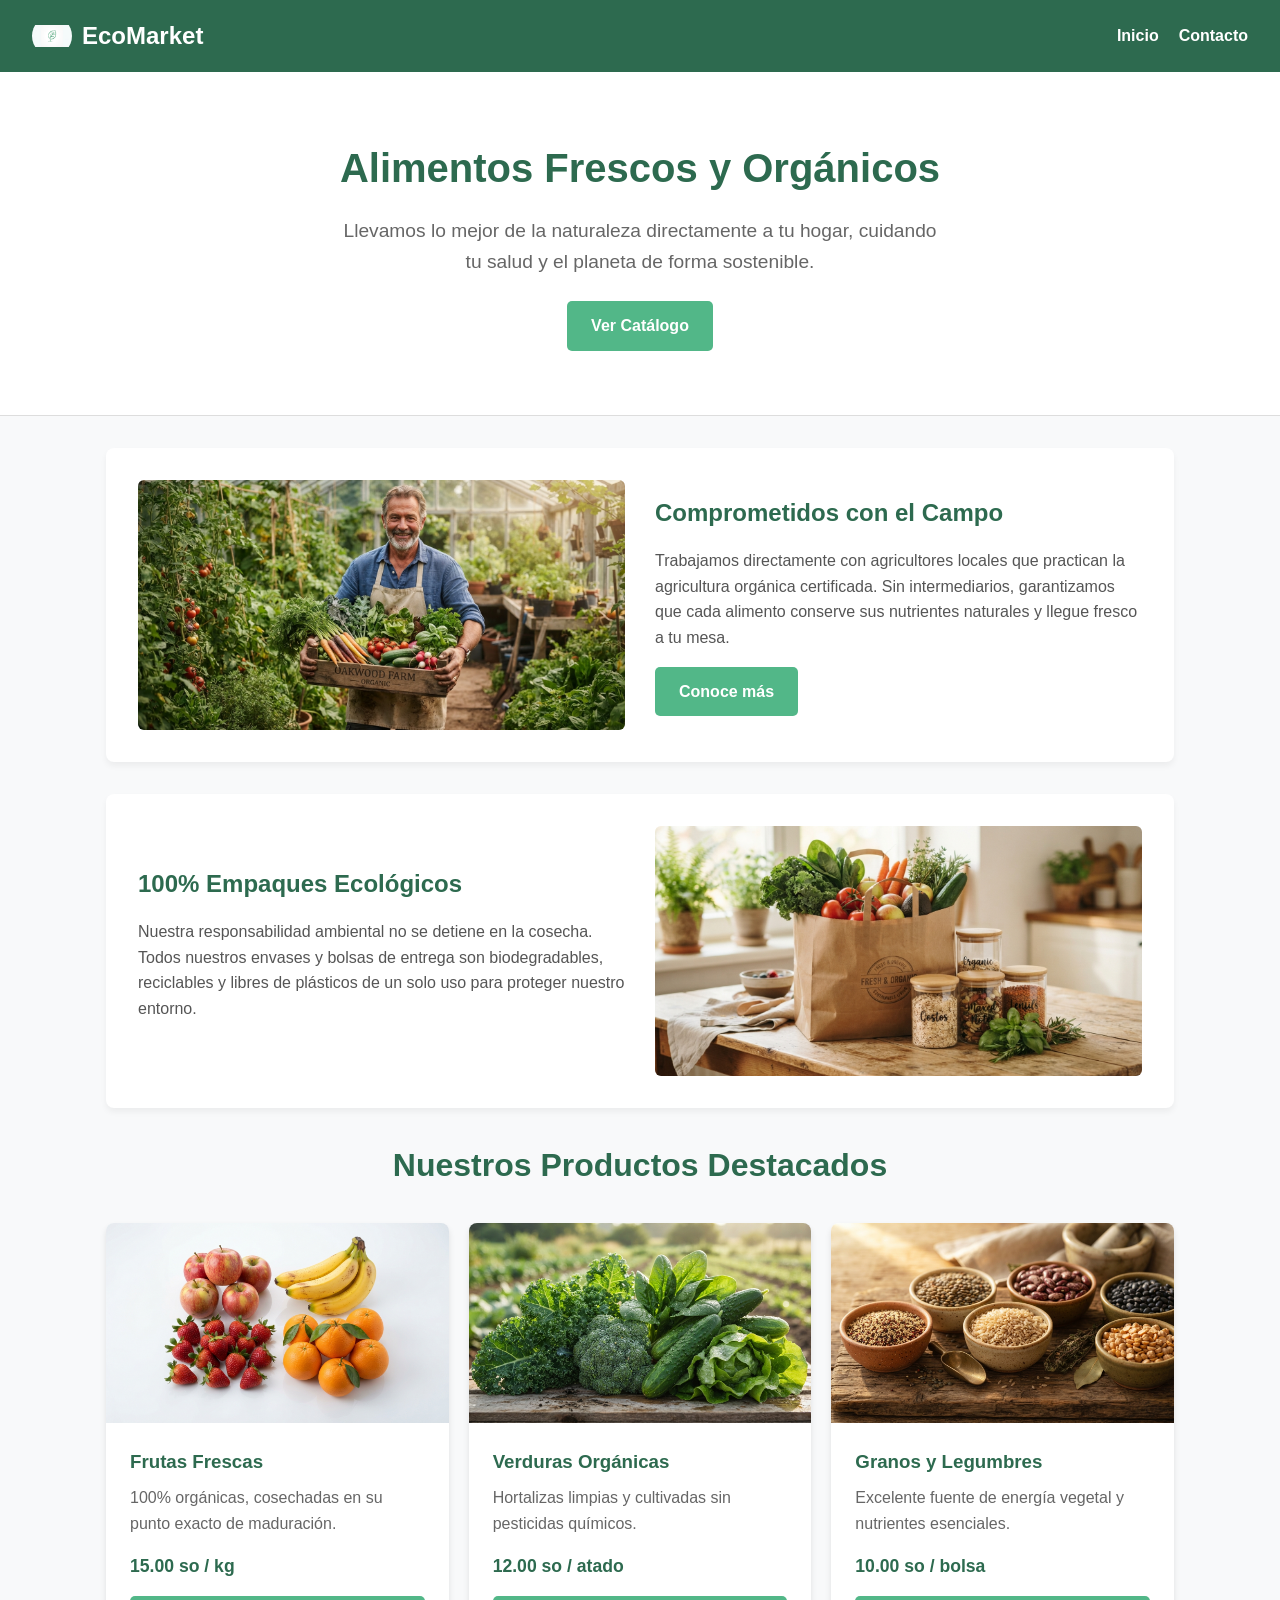
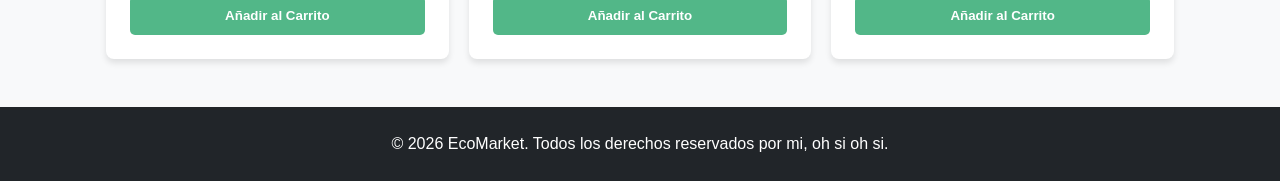
<file: index.html>
<!DOCTYPE html>
<html lang="es">
<head>
    <meta charset="UTF-8">
    <meta name="viewport" content="width=device-width, initial-scale=1.0">
    <title>EcoMarket</title>
    <link rel="stylesheet" href="estilos.css">
</head>
<body>

    <!-- Barra de navegación -->
    <nav>
        <a href="index.html" class="logo">
            <img src="img/logo.jpg" alt="Logo EcoMarket"> EcoMarket
        </a>
        <button class="menu-toggle" id="menuToggle">☰</button>
        <ul id="menuList">
            <li><a href="index.html">Inicio</a></li>
            <li><a href="contacto.html">Contacto</a></li>
        </ul>
    </nav>

    <!-- Banner -->
    <header>
        <h1>Alimentos Frescos y Orgánicos</h1>
        <p>Llevamos lo mejor de la naturaleza directamente a tu hogar, cuidando tu salud y el planeta de forma sostenible.</p>
        <a href="#catalogo" class="btn">Ver Catálogo</a>
    </header>

    <!-- Secciones -->
    <main class="container">
        
        <section class="content-section">
            <img src="img/agricultura.jpg" alt="Agricultura Sostenible">
            <div class="content-text">
                <h3>Comprometidos con el Campo</h3>
                <p>Trabajamos directamente con agricultores locales que practican la agricultura orgánica certificada. Sin intermediarios, garantizamos que cada alimento conserve sus nutrientes naturales y llegue fresco a tu mesa.</p>
                <a href="contacto.html" class="btn">Conoce más</a>
            </div>
        </section>

        <section class="content-section reverse">
            <img src="img/sostenible.jpg" alt="Empaque Ecológico">
            <div class="content-text">
                <h3>100% Empaques Ecológicos</h3>
                <p>Nuestra responsabilidad ambiental no se detiene en la cosecha. Todos nuestros envases y bolsas de entrega son biodegradables, reciclables y libres de plásticos de un solo uso para proteger nuestro entorno.</p>
            </div>
        </section>

        <!-- Catálogo -->
        <h2 class="section-title" id="catalogo">Nuestros Productos Destacados</h2>
        <div class="grid">
            <div class="card">
                <img src="img/frutas.jpg" alt="Frutas Frescas">
                <div class="card-body">
                    <h3>Frutas Frescas</h3>
                    <p>100% orgánicas, cosechadas en su punto exacto de maduración.</p>
                    <div class="price">15.00 so / kg</div>
                    <button class="btn" onclick="agregarAlCarrito('Frutas Frescas')">Añadir al Carrito</button>
                </div>
            </div>
            <div class="card">
                <img src="img/verduras.jpg" alt="Verduras Orgánicas">
                <div class="card-body">
                    <h3>Verduras Orgánicas</h3>
                    <p>Hortalizas limpias y cultivadas sin pesticidas químicos.</p>
                    <div class="price">12.00 so / atado</div>
                    <button class="btn" onclick="agregarAlCarrito('Verduras Orgánicas')">Añadir al Carrito</button>
                </div>
            </div>
            <div class="card">
                <img src="img/granos.jpg" alt="Granos y Legumbres">
                <div class="card-body">
                    <h3>Granos y Legumbres</h3>
                    <p>Excelente fuente de energía vegetal y nutrientes esenciales.</p>
                    <div class="price">10.00 so / bolsa</div>
                    <button class="btn" onclick="agregarAlCarrito('Granos y Legumbres')">Añadir al Carrito</button>
                </div>
            </div>
        </div>
    </main>

    <!-- Footer -->
    <footer>
        <p>&copy; 2026 EcoMarket. Todos los derechos reservados por mi, oh si oh si.</p>
    </footer>

    <script src="script.js"></script>
</body>
</html>
</file>
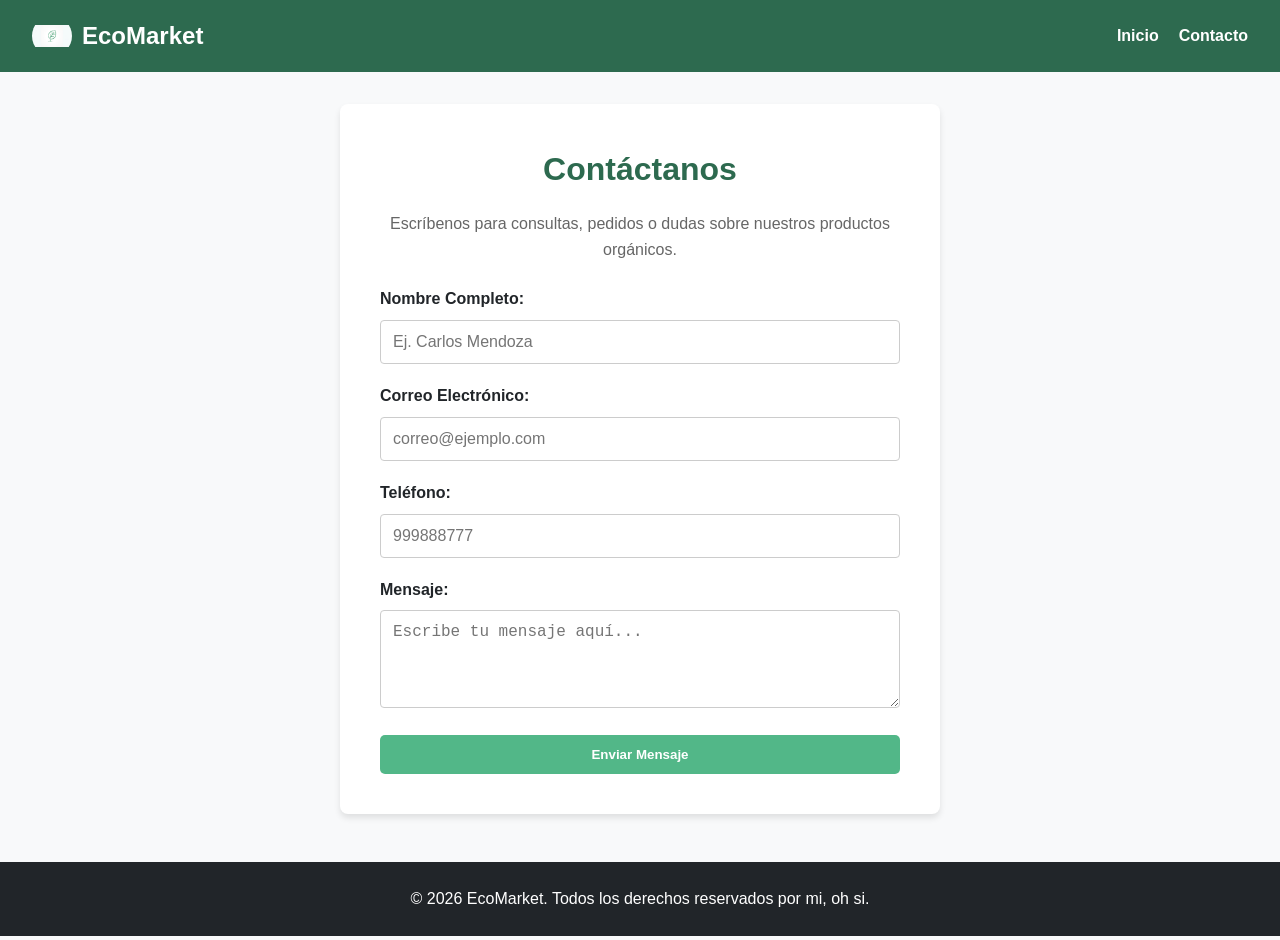
<file: contacto.html>
<!DOCTYPE html>
<html lang="es">
<head>
    <meta charset="UTF-8">
    <meta name="viewport" content="width=device-width, initial-scale=1.0">
    <title>Contacto - EcoMarket</title>
    <link rel="stylesheet" href="estilos.css">
</head>
<body>

    <!-- Barra de navegación -->
    <nav>
        <a href="index.html" class="logo">
            <img src="img/logo.jpg" alt="Logo EcoMarket"> EcoMarket
        </a>
        <button class="menu-toggle" id="menuToggle">☰</button>
        <ul id="menuList">
            <li><a href="index.html">Inicio</a></li>
            <li><a href="contacto.html">Contacto</a></li>
        </ul>
    </nav>

    <!-- Formulario -->
    <main class="container">
        <div class="form-box">
            <h2 class="section-title" style="margin-bottom: 1rem;">Contáctanos</h2>
            <p style="text-align: center; color: #666; margin-bottom: 1.5rem;">Escríbenos para consultas, pedidos o dudas sobre nuestros productos orgánicos.</p>
            
            <form id="formContacto">
                <div class="form-group">
                    <label for="nombre">Nombre Completo:</label>
                    <input type="text" id="nombre" required placeholder="Ej. Carlos Mendoza">
                </div>
                <div class="form-group">
                    <label for="email">Correo Electrónico:</label>
                    <input type="email" id="email" required placeholder="correo@ejemplo.com">
                </div>
                <div class="form-group">
                    <label for="telefono">Teléfono:</label>
                    <input type="tel" id="telefono" placeholder="999888777">
                </div>
                <div class="form-group">
                    <label for="mensaje">Mensaje:</label>
                    <textarea id="mensaje" rows="4" required placeholder="Escribe tu mensaje aquí..."></textarea>
                </div>
                <button type="submit" class="btn" style="width: 100%;">Enviar Mensaje</button>
            </form>
        </div>
    </main>

    <!-- Footer -->
    <footer>
        <p>&copy; 2026 EcoMarket. Todos los derechos reservados por mi, oh si.</p>
    </footer>

    <script src="script.js"></script>
</body>
</html>
</file>
<file: estilos.css>
@charset "UTF-8";

:root {
  --color-primary: #2d6a4f;   
  --color-secondary: #52b788; 
  --color-accent: #d4a373;    
  --color-bg: #f8f9fa;        
  --color-text: #212529;      
  --color-white: #ffffff;
}

* {
  margin: 0;
  padding: 0;
  box-sizing: border-box;
}

body {
  background-color: var(--color-bg);
  color: var(--color-text);
  font-family: Arial, sans-serif;
  line-height: 1.6;
}

nav {
  background-color: var(--color-primary);
  color: var(--color-white);
  display: flex;
  justify-content: space-between;
  align-items: center;
  padding: 1rem 2rem;
}

nav .logo {
  display: flex;
  align-items: center;
  gap: 10px;
  font-size: 1.5rem;
  font-weight: bold;
  color: var(--color-white);
  text-decoration: none;
}

nav .logo img {
  width: 40px;
  height: 40px;
  object-fit: contain;
  border-radius: 50%;
}

nav ul {
  list-style: none;
  display: flex;
  gap: 20px;
}

nav ul li a {
  color: var(--color-white);
  text-decoration: none;
  font-weight: bold;
}

nav ul li a:hover {
  color: var(--color-secondary);
}

.menu-toggle {
  display: none;
  background: none;
  border: none;
  color: var(--color-white);
  font-size: 1.8rem;
  cursor: pointer;
}

header {
  text-align: center;
  padding: 4rem 1rem;
  background-color: var(--color-white);
  border-bottom: 1px solid #ddd;
}

header h1 {
  color: var(--color-primary);
  font-size: 2.5rem;
  margin-bottom: 1rem;
}

header p {
  color: #666;
  font-size: 1.2rem;
  max-width: 600px;
  margin: 0 auto 1.5rem auto;
}

.btn {
  background-color: var(--color-secondary);
  color: var(--color-white);
  padding: 0.75rem 1.5rem;
  border: none;
  border-radius: 5px;
  cursor: pointer;
  text-decoration: none;
  font-weight: bold;
  display: inline-block;
}

.btn:hover {
  background-color: var(--color-primary);
}

.container {
  max-width: 1100px;
  margin: 2rem auto;
  padding: 0 1rem;
}

.section-title {
  text-align: center;
  color: var(--color-primary);
  margin-bottom: 2rem;
  font-size: 2rem;
}

/* Secciones combinadas */
.content-section {
  display: flex;
  align-items: center;
  gap: 30px;
  background: var(--color-white);
  padding: 2rem;
  border-radius: 8px;
  box-shadow: 0 4px 6px rgba(0,0,0,0.05);
  margin-bottom: 2rem;
}

.content-section.reverse {
  flex-direction: row-reverse;
}

.content-section img {
  width: 50%;
  height: 250px;
  object-fit: cover;
  border-radius: 6px;
}

.content-text {
  width: 50%;
}

.content-text h3 {
  color: var(--color-primary);
  margin-bottom: 1rem;
  font-size: 1.5rem;
}

.content-text p {
  color: #555;
  margin-bottom: 1rem;
}

/* Grilla de productos */
.grid {
  display: grid;
  grid-template-columns: repeat(auto-fit, minmax(300px, 1fr));
  gap: 20px;
}

.card {
  background: var(--color-white);
  border-radius: 8px;
  overflow: hidden;
  box-shadow: 0 4px 6px rgba(0,0,0,0.1);
  display: flex;
  flex-direction: column;
}

.card img {
  width: 100%;
  height: 200px;
  object-fit: cover;
}

.card-body {
  padding: 1.5rem;
  display: flex;
  flex-direction: column;
  flex-grow: 1;
}

.card-body h3 {
  margin-bottom: 0.5rem;
  color: var(--color-primary);
}

.card-body p {
  color: #666;
  flex-grow: 1;
  margin-bottom: 1rem;
}

.price {
  font-weight: bold;
  color: var(--color-primary);
  margin-bottom: 1rem;
  font-size: 1.1rem;
}

.form-box {
  background: var(--color-white);
  max-width: 600px;
  margin: 2rem auto;
  padding: 2.5rem;
  border-radius: 8px;
  box-shadow: 0 4px 6px rgba(0,0,0,0.1);
}

.form-group {
  margin-bottom: 1.2rem;
}

.form-group label {
  display: block;
  margin-bottom: 0.5rem;
  font-weight: bold;
}

.form-group input, 
.form-group textarea {
  width: 100%;
  padding: 0.75rem;
  border: 1px solid #ccc;
  border-radius: 4px;
  font-size: 1rem;
}

footer {
  background-color: #212529;
  color: var(--color-white);
  text-align: center;
  padding: 1.5rem;
  margin-top: 3rem;
}

@media (max-width: 768px) {
  nav ul {
    display: none;
    flex-direction: column;
    width: 100%;
    position: absolute;
    top: 60px;
    left: 0;
    background-color: var(--color-primary);
    padding: 1rem 0;
    text-align: center;
  }

  nav ul.active {
    display: flex;
  }

  .menu-toggle {
    display: block;
  }

  .content-section, .content-section.reverse {
    flex-direction: column;
  }

  .content-section img, .content-text {
    width: 100%;
  }
}
</file>
